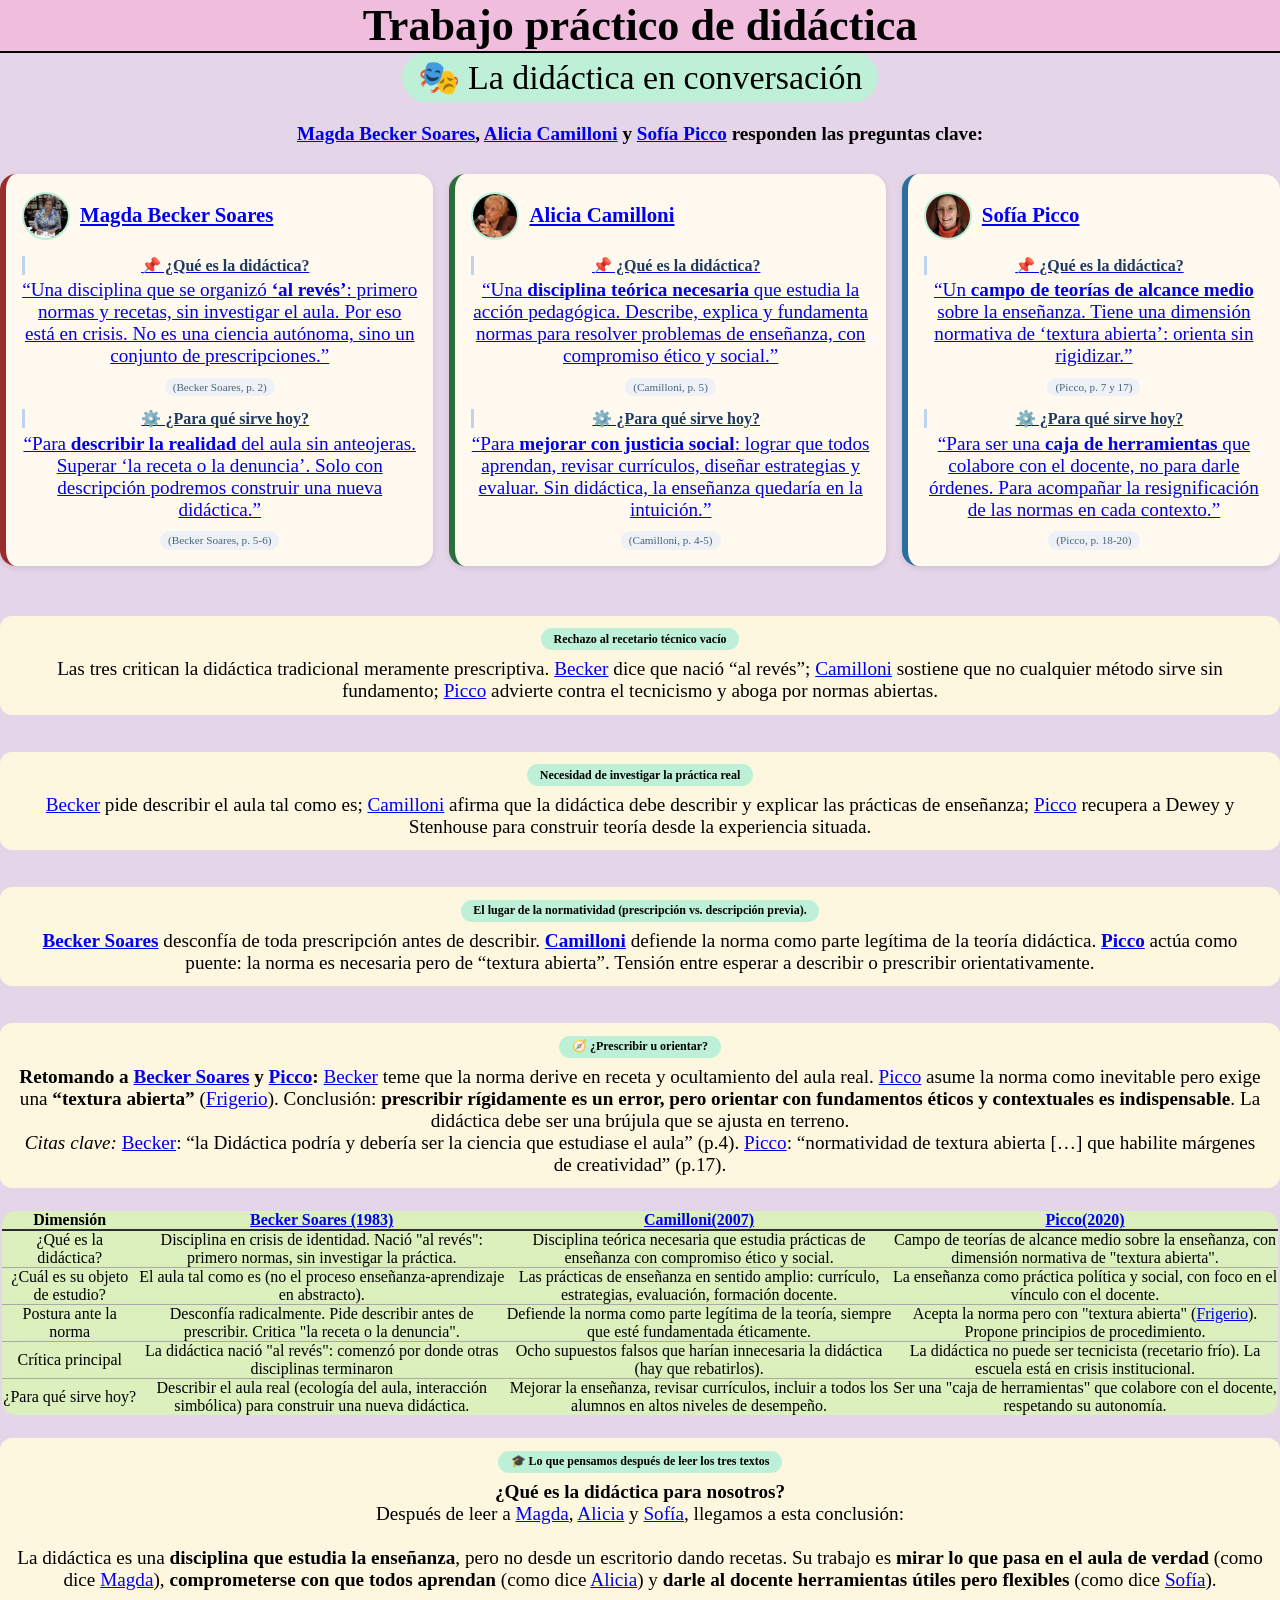
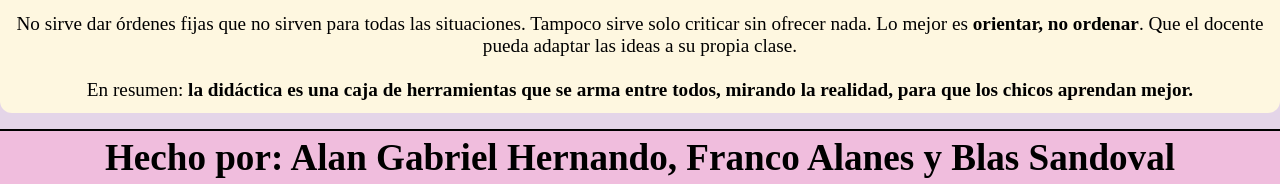
<file: index.html>
<!DOCTYPE html>
<html lang="en">

<head>
  <meta charset="UTF-8">
  <meta name="viewport" content="width=device-width, initial-scale=1.0">
  <title>Trabajo práctico de didáctica </title>
  <link rel="stylesheet" href="style.css">
  <link rel="icon" type="image/png" href="icon.png">
</head>

<body>
  <header>
    <h1>Trabajo práctico de didáctica</h1>
  </header>

  <main>
    <!-- ================= NUEVA SECCIÓN: DIÁLOGO GRUPAL ================= -->
    <!-- <div class="dialog-section"> -->
    <div class="dialog-title">🎭 La didáctica en conversación</div>
    <p><strong><a href="https://pt.wikipedia.org/wiki/Magda_Soares" title="Magda Becker Soares" target="_blank">Magda
          Becker Soares</a>,
        <a href="https://es.wikipedia.org/wiki/Alicia_Rosal%C3%ADa_Wigdorovitz_de_Camilloni" target="_blank"
          title="Alicia Rosalía Wigdorovitz de Camilloni">Alicia Camilloni</a>
        y <a href="https://gdc.iflysib.unlp.edu.ar/es-ar/sofia-picco" target="_blank">Sofía Picco</a> responden
        las preguntas clave:</strong></p>

    <!-- Grid con las tres autoras -->

    <div class="dialog-grid">

      <a href="./sum.html#soares" target="_blank">
        <!-- Magda -->
        <div class="author-card magda">
          <div class="author-name">
            <img src="./src/madga.jpg" alt="Magda Becker Soares">
            <span>Magda Becker Soares</span>
          </div>
          <div class="question">📌 ¿Qué es la didáctica?</div>
          <div class="answer">“Una disciplina que se organizó <strong>‘al revés’</strong>: primero normas y recetas,
            sin
            investigar el aula. Por eso está en crisis. No es una ciencia autónoma, sino un conjunto de
            prescripciones.”
          </div>
          <div class="citation">(Becker Soares, p. 2)</div>

          <div class="question">⚙️ ¿Para qué sirve hoy?</div>
          <div class="answer">“Para <strong>describir la realidad</strong> del aula sin anteojeras. Superar ‘la receta
            o
            la denuncia’. Solo con descripción podremos construir una nueva didáctica.”</div>
          <div class="citation">(Becker Soares, p. 5-6)</div>
        </div>
      </a>

      <a href="./sum.html#alicia">
        <!-- Alicia Camilloni -->
        <div class="author-card alicia">
          <div class="author-name">
            <img src="./src/alicia.jpg" alt="Alicia Camilloni">
            <span>
              Alicia Camilloni
            </span>
          </div>
          <div class="question">📌 ¿Qué es la didáctica?</div>
          <div class="answer">“Una <strong>disciplina teórica necesaria</strong> que estudia la acción pedagógica.
            Describe, explica y fundamenta normas para resolver problemas de enseñanza, con compromiso ético y social.”
          </div>
          <div class="citation">(Camilloni, p. 5)</div>

          <div class="question">⚙️ ¿Para qué sirve hoy?</div>
          <div class="answer">“Para <strong>mejorar con justicia social</strong>: lograr que todos aprendan, revisar
            currículos, diseñar estrategias y evaluar. Sin didáctica, la enseñanza quedaría en la intuición.”</div>
          <div class="citation">(Camilloni, p. 4-5)</div>
        </div>
      </a>
      <a href="sum.html#sofia" target="_blank">
        <!-- Sofía Picco -->
        <div class="author-card picco">
          <div class="author-name">
            <img src="./src/sofia.webp" alt="Sofía Picco">
            <span>Sofía Picco</span>
          </div>
          <div class="question">📌 ¿Qué es la didáctica?</div>
          <div class="answer">“Un <strong>campo de teorías de alcance medio</strong> sobre la enseñanza. Tiene una
            dimensión normativa de ‘textura abierta’: orienta sin rigidizar.”</div>
          <div class="citation">(Picco, p. 7 y 17)</div>

          <div class="question">⚙️ ¿Para qué sirve hoy?</div>
          <div class="answer">“Para ser una <strong>caja de herramientas</strong> que colabore con el docente, no para
            darle órdenes. Para acompañar la resignificación de las normas en cada contexto.”</div>
          <div class="citation">(Picco, p. 18-20)</div>
        </div>
    </div>
    </a>
    <!-- Puntos de encuentro -->
    <div class="encuentro">
      <span class="badge"> Rechazo al recetario técnico vacío</span>
      <p>Las tres critican la didáctica tradicional meramente
        prescriptiva. <a href="https://pt.wikipedia.org/wiki/Magda_Soares" title="Magda Becker Soares"
          target="_blank">Becker</a> dice que nació “al revés”; <a
          href="https://es.wikipedia.org/wiki/Alicia_Rosal%C3%ADa_Wigdorovitz_de_Camilloni" target="_blank"
          title="Alicia Rosalía Wigdorovitz de Camilloni"> Camilloni</a> sostiene que no cualquier método sirve sin
        fundamento; <a href="https://gdc.iflysib.unlp.edu.ar/es-ar/sofia-picco" target="_blank">Picco</a> advierte
        contra el tecnicismo y aboga por normas abiertas.</p>
    </div>
    <div class="encuentro">
      <span class="badge">Necesidad de investigar la práctica real</span>
      <p><a href="https://pt.wikipedia.org/wiki/Magda_Soares" title="Magda Becker Soares" target="_blank">Becker</a>
        pide describir el aula tal como es;
        <a href="https://es.wikipedia.org/wiki/Alicia_Rosal%C3%ADa_Wigdorovitz_de_Camilloni" target="_blank"
          title="Alicia Rosalía Wigdorovitz de Camilloni"> Camilloni</a> afirma que la didáctica debe describir y
        explicar las prácticas de enseñanza; <a href="https://gdc.iflysib.unlp.edu.ar/es-ar/sofia-picco"
          target="_blank">Picco</a> recupera a Dewey
        y Stenhouse para construir teoría desde la experiencia situada.
      </p>
    </div>

    <div class="tension">
      <span class="badge">El lugar de la normatividad (prescripción vs. descripción previa).</span>
      <p>
        <strong><a href="https://pt.wikipedia.org/wiki/Magda_Soares" title="Magda Becker Soares" target="_blank">Becker
            Soares</a> </strong> desconfía de toda prescripción antes de describir. <strong><a
            href="https://es.wikipedia.org/wiki/Alicia_Rosal%C3%ADa_Wigdorovitz_de_Camilloni" target="_blank"
            title="Alicia Rosalía Wigdorovitz de Camilloni"> Camilloni</a></strong>
        defiende la norma como parte legítima de la teoría didáctica. <strong><a
            href="https://gdc.iflysib.unlp.edu.ar/es-ar/sofia-picco" target="_blank">Picco</a></strong> actúa como
        puente: la
        norma es necesaria pero de “textura abierta”. Tensión entre esperar a describir o prescribir orientativamente.
      </p>
    </div>

    <!-- Reflexión sobre dimensión normativa -->
    <div class="normativa">
      <span class="badge">🧭 ¿Prescribir u orientar?</span>
      <p><strong>Retomando a <a href="https://pt.wikipedia.org/wiki/Magda_Soares" title="Magda Becker Soares"
            target="_blank">Becker Soares</a> y <a href="https://gdc.iflysib.unlp.edu.ar/es-ar/sofia-picco"
            target="_blank">Picco</a>:</strong> <a href="https://pt.wikipedia.org/wiki/Magda_Soares"
          title="Magda Becker Soares" target="_blank">Becker</a> teme que la norma derive en receta y ocultamiento
        del aula real. <a href="https://gdc.iflysib.unlp.edu.ar/es-ar/sofia-picco" target="_blank">Picco</a> asume la
        norma como inevitable pero exige una <strong>“textura abierta”</strong>
        (<a href="https://es.wikipedia.org/wiki/Graciela_Frigerio" title="Graciela Frigerio"
            target="_blank">Frigerio</a>). Conclusión: <strong>prescribir rígidamente es un error, pero orientar con fundamentos éticos y
          contextuales es indispensable</strong>. La didáctica debe ser una brújula que se ajusta en terreno.</p>
      <p><em>Citas clave:</em> <a href="https://pt.wikipedia.org/wiki/Magda_Soares" title="Magda Becker Soares"
          target="_blank">Becker</a>: “la Didáctica podría y debería ser la ciencia que estudiase el aula” (p.4).
        <a href="https://gdc.iflysib.unlp.edu.ar/es-ar/sofia-picco" target="_blank">Picco</a>: “normatividad de textura
        abierta […] que habilite márgenes de creatividad” (p.17).
      </p>
    </div>


    <table>

      <thead>
        <tr>
          <th>
            Dimensión
          </th>
          <th>
            <a href="https://pt.wikipedia.org/wiki/Magda_Soares" title="Magda Becker Soares" target="_blank">Becker
              Soares (1983)</a>
          </th>
          <th>
            <a href="https://es.wikipedia.org/wiki/Alicia_Rosal%C3%ADa_Wigdorovitz_de_Camilloni" target="_blank"
              title="Alicia Rosalía Wigdorovitz de Camilloni"> Camilloni(2007)</a>
          </th>
          <th>
            <a href="https://gdc.iflysib.unlp.edu.ar/es-ar/sofia-picco" target="_blank">Picco(2020)</a>
          </th>
        </tr>
      </thead>
      <tbody>

        <tr>
          <td>
            ¿Qué es la didáctica?
          </td>
          <td>
            Disciplina en crisis de identidad. Nació "al revés": primero normas, sin investigar la práctica.
          </td>
          <td>
            Disciplina teórica necesaria que estudia prácticas de enseñanza con compromiso ético y social.
          </td>
          <td>
            Campo de teorías de alcance medio sobre la enseñanza, con dimensión normativa de "textura abierta".
          </td>
        </tr>
        <tr>
          <td>
            ¿Cuál es su objeto de estudio?
          </td>
          <td>
            El aula tal como es (no el proceso enseñanza-aprendizaje en abstracto).
          </td>
          <td>
            Las prácticas de enseñanza en sentido amplio: currículo, estrategias, evaluación, formación docente.
          </td>
          <td>
            La enseñanza como práctica política y social, con foco en el vínculo con el docente.
          </td>
        </tr>
        <tr>
          <td>
            Postura ante la norma
          </td>
          <td>
            Desconfía radicalmente. Pide describir antes de prescribir. Critica "la receta o la denuncia".
          </td>
          <td>
            Defiende la norma como parte legítima de la teoría, siempre que esté fundamentada éticamente.
          </td>
          <td>
            Acepta la norma pero con "textura abierta" (<a href="https://es.wikipedia.org/wiki/Graciela_Frigerio" title="Graciela Frigerio"
            target="_blank">Frigerio</a>). Propone principios de procedimiento.
          </td>
        </tr>
        <tr>
          <td>
            Crítica principal
          </td>
          <td>
            La didáctica nació "al revés": comenzó por donde otras disciplinas terminaron
          </td>
          <td>
            Ocho supuestos falsos que harían innecesaria la didáctica (hay que rebatirlos).
          </td>
          <td>
            La didáctica no puede ser tecnicista (recetario frío). La escuela está en crisis institucional.
          </td>
        </tr>
        <tr>
          <td>
            ¿Para qué sirve hoy?
          </td>
          <td>
            Describir el aula real (ecología del aula, interacción simbólica) para construir una nueva didáctica.
          </td>
          <td>
            Mejorar la enseñanza, revisar currículos, incluir a todos los alumnos en altos niveles de desempeño.
          </td>
          <td>
            Ser una "caja de herramientas" que colabore con el docente, respetando su autonomía.
          </td>
        </tr>
      </tbody>
    </table>
    <!-- Cierre propio del grupo -->
    <div class="cierre">
      <span class="badge">🎓 Lo que pensamos después de leer los tres textos</span>
      <p><strong>¿Qué es la didáctica para nosotros?</strong><br>
        Después de leer a <a href="https://pt.wikipedia.org/wiki/Magda_Soares" title="Magda Becker Soares"
          target="_blank">Magda</a>, <a
          href="https://es.wikipedia.org/wiki/Alicia_Rosal%C3%ADa_Wigdorovitz_de_Camilloni" target="_blank"
          title="Alicia Rosalía Wigdorovitz de Camilloni"> Alicia</a> y <a
          href="https://gdc.iflysib.unlp.edu.ar/es-ar/sofia-picco" target="_blank">Sofía</a>, llegamos a esta
        conclusión:<br><br>
        La didáctica es una <strong>disciplina que estudia la enseñanza</strong>, pero no desde un escritorio dando
        recetas. Su trabajo es <strong>mirar lo que pasa en el aula de verdad</strong> (como dice <a href="https://pt.wikipedia.org/wiki/Magda_Soares"
          title="Magda Becker Soares" target="_blank">Magda</a>),
        <strong>comprometerse con que todos aprendan</strong> (como dice <a
          href="https://es.wikipedia.org/wiki/Alicia_Rosal%C3%ADa_Wigdorovitz_de_Camilloni" target="_blank"
          title="Alicia Rosalía Wigdorovitz de Camilloni">Alicia</a>) y <strong>darle al docente
          herramientas útiles pero flexibles</strong> (como dice <a
          href="https://gdc.iflysib.unlp.edu.ar/es-ar/sofia-picco" target="_blank">Sofía</a>).<br><br>
        No sirve dar órdenes fijas que no sirven para todas las situaciones. Tampoco sirve solo criticar sin ofrecer
        nada. Lo mejor es <strong>orientar, no ordenar</strong>. Que el docente pueda adaptar las ideas a su propia
        clase.<br><br>
        En resumen: <strong>la didáctica es una caja de herramientas que se arma entre todos, mirando la realidad,
          para que los chicos aprendan mejor.</strong>
      </p>
    </div>

    <!-- </div> -->
  </main>

<footer>
<h2>Hecho por: Alan Gabriel Hernando, Franco Alanes y  Blas Sandoval</h2>
</footer>
  <script src="logic.js"></script>
</body>

</html>
</file>
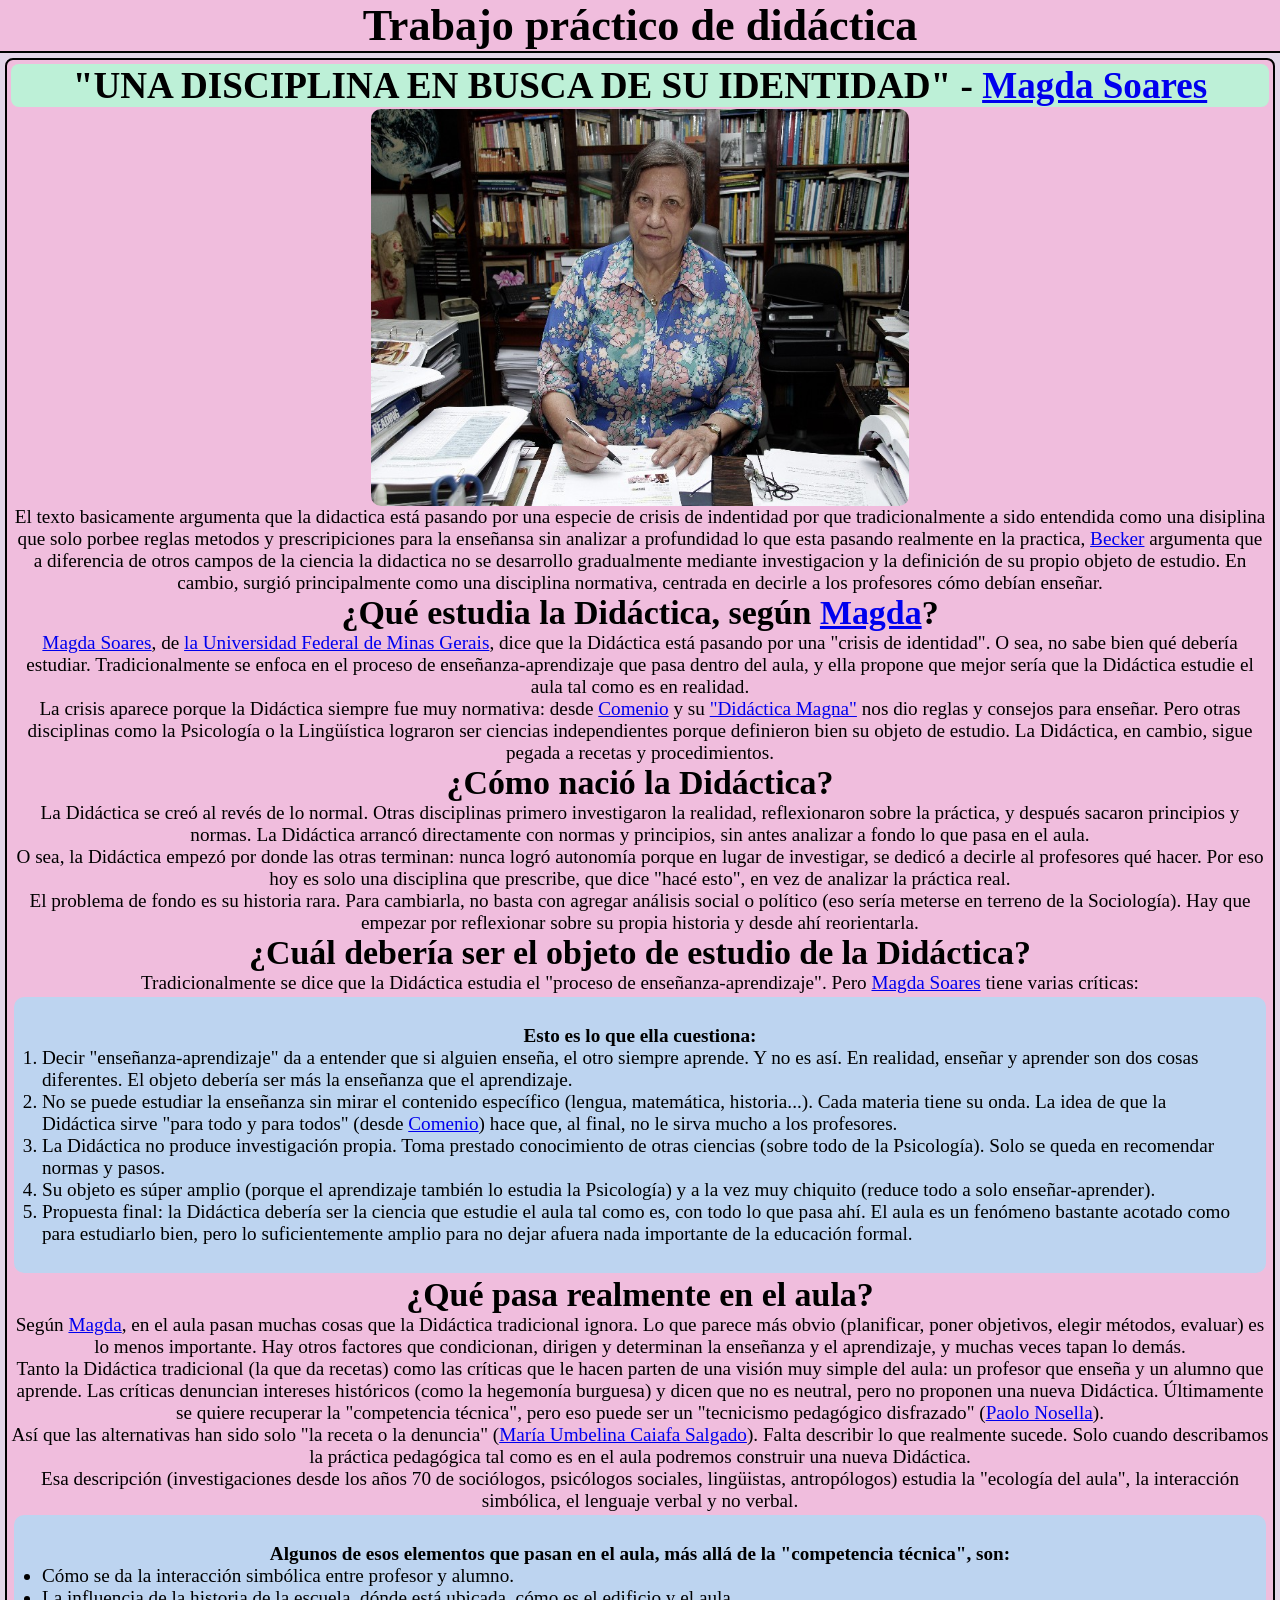
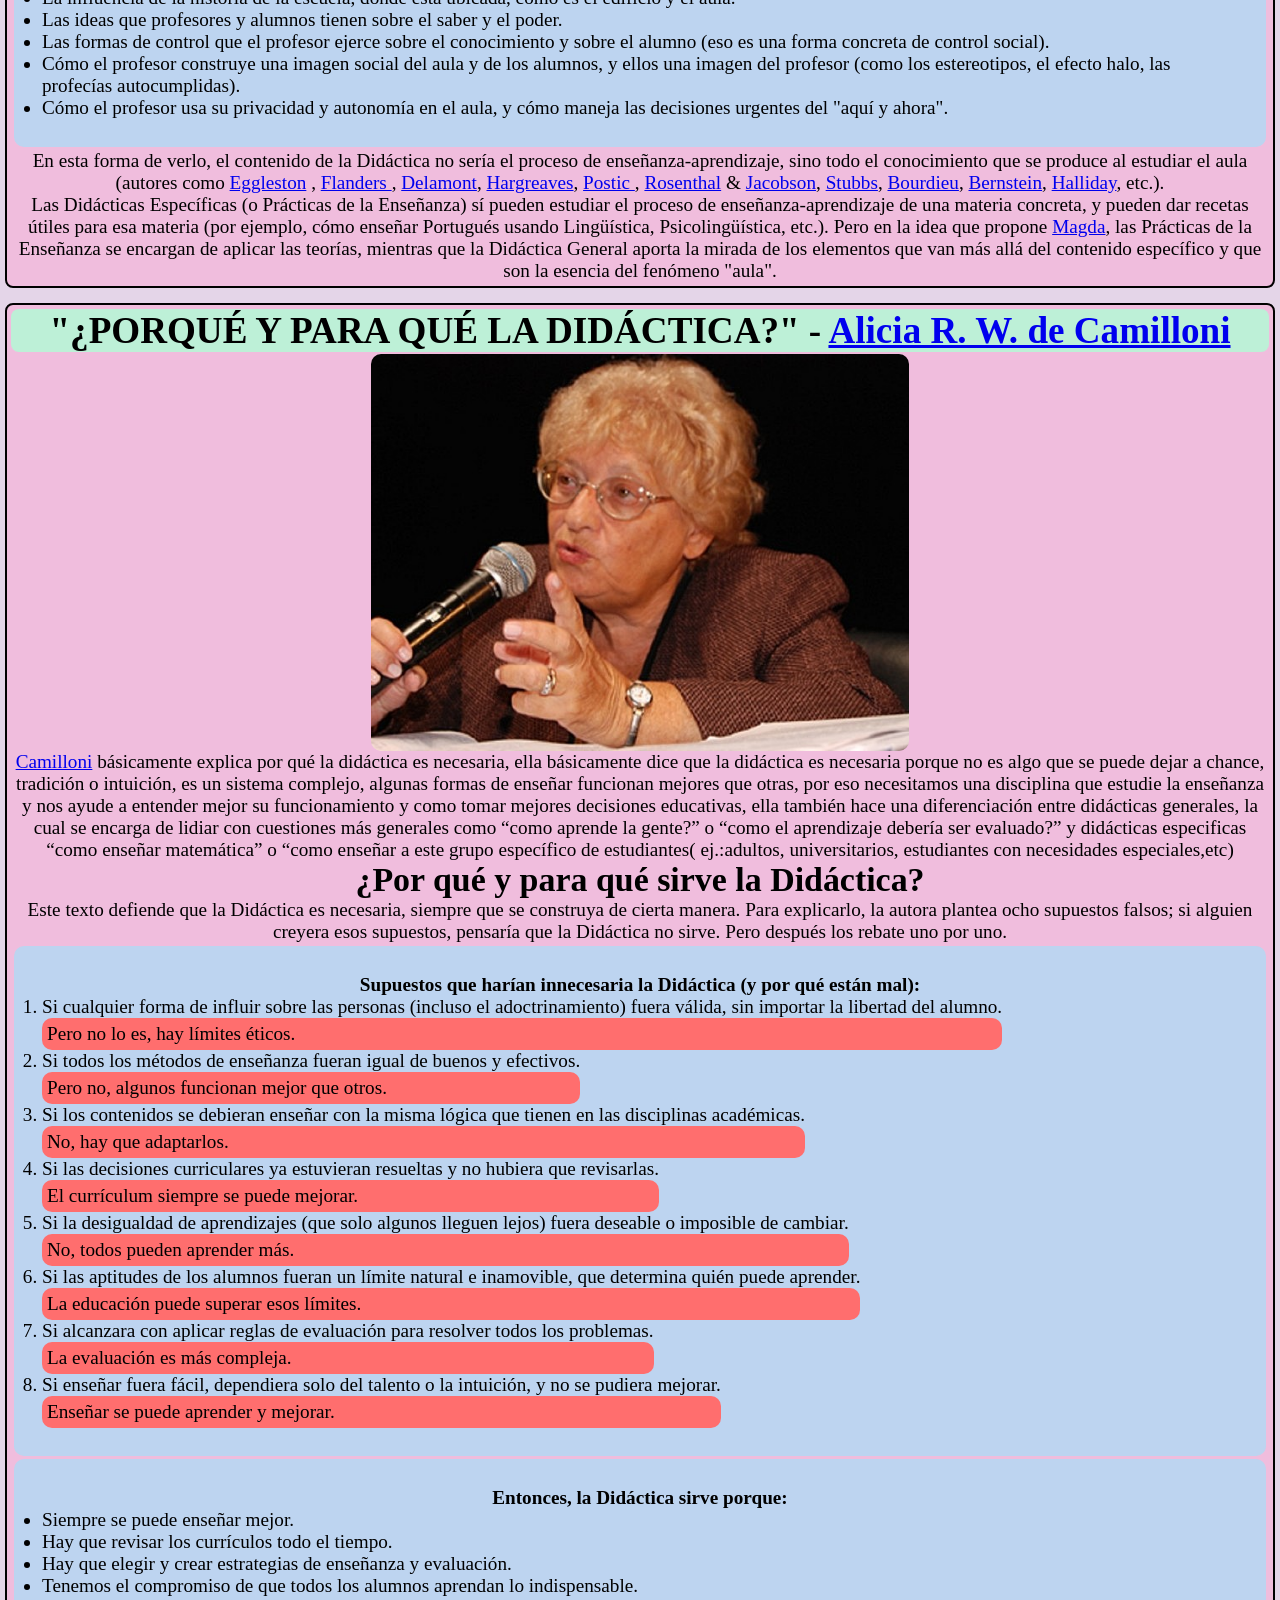
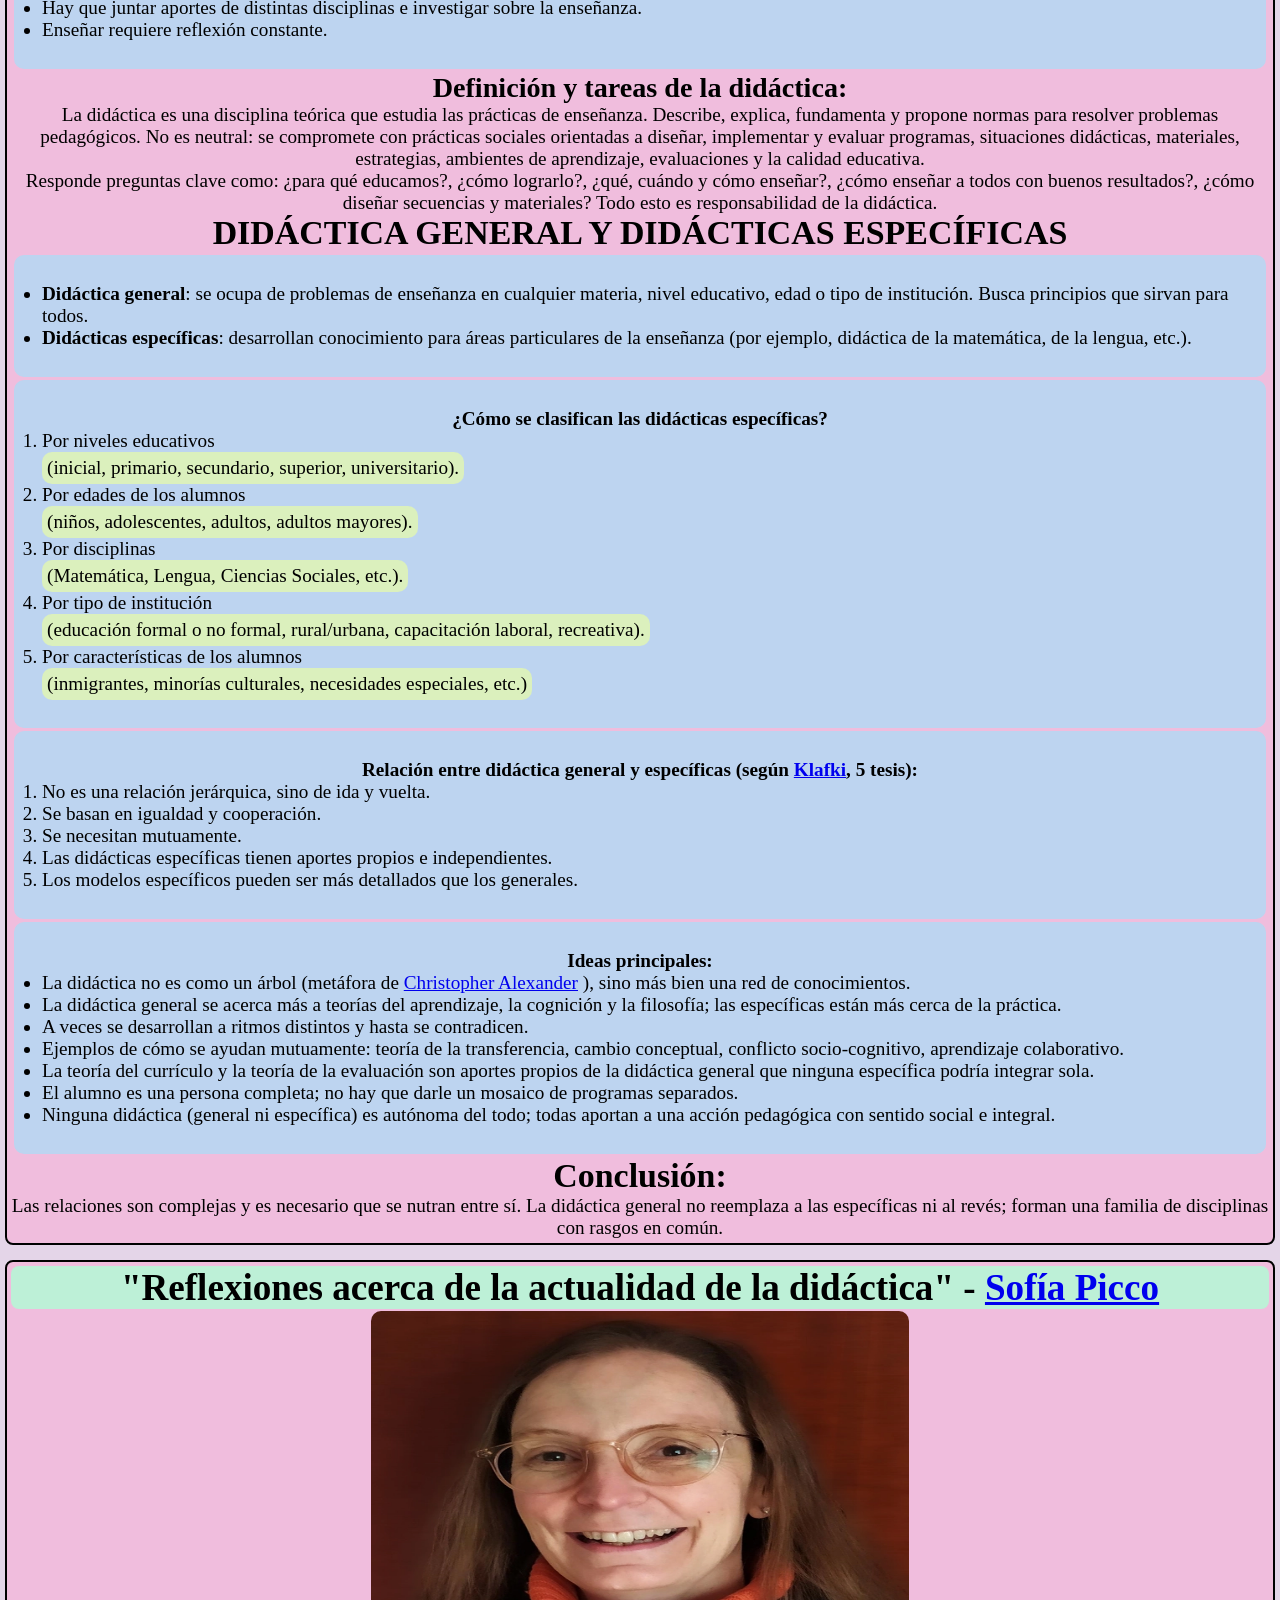
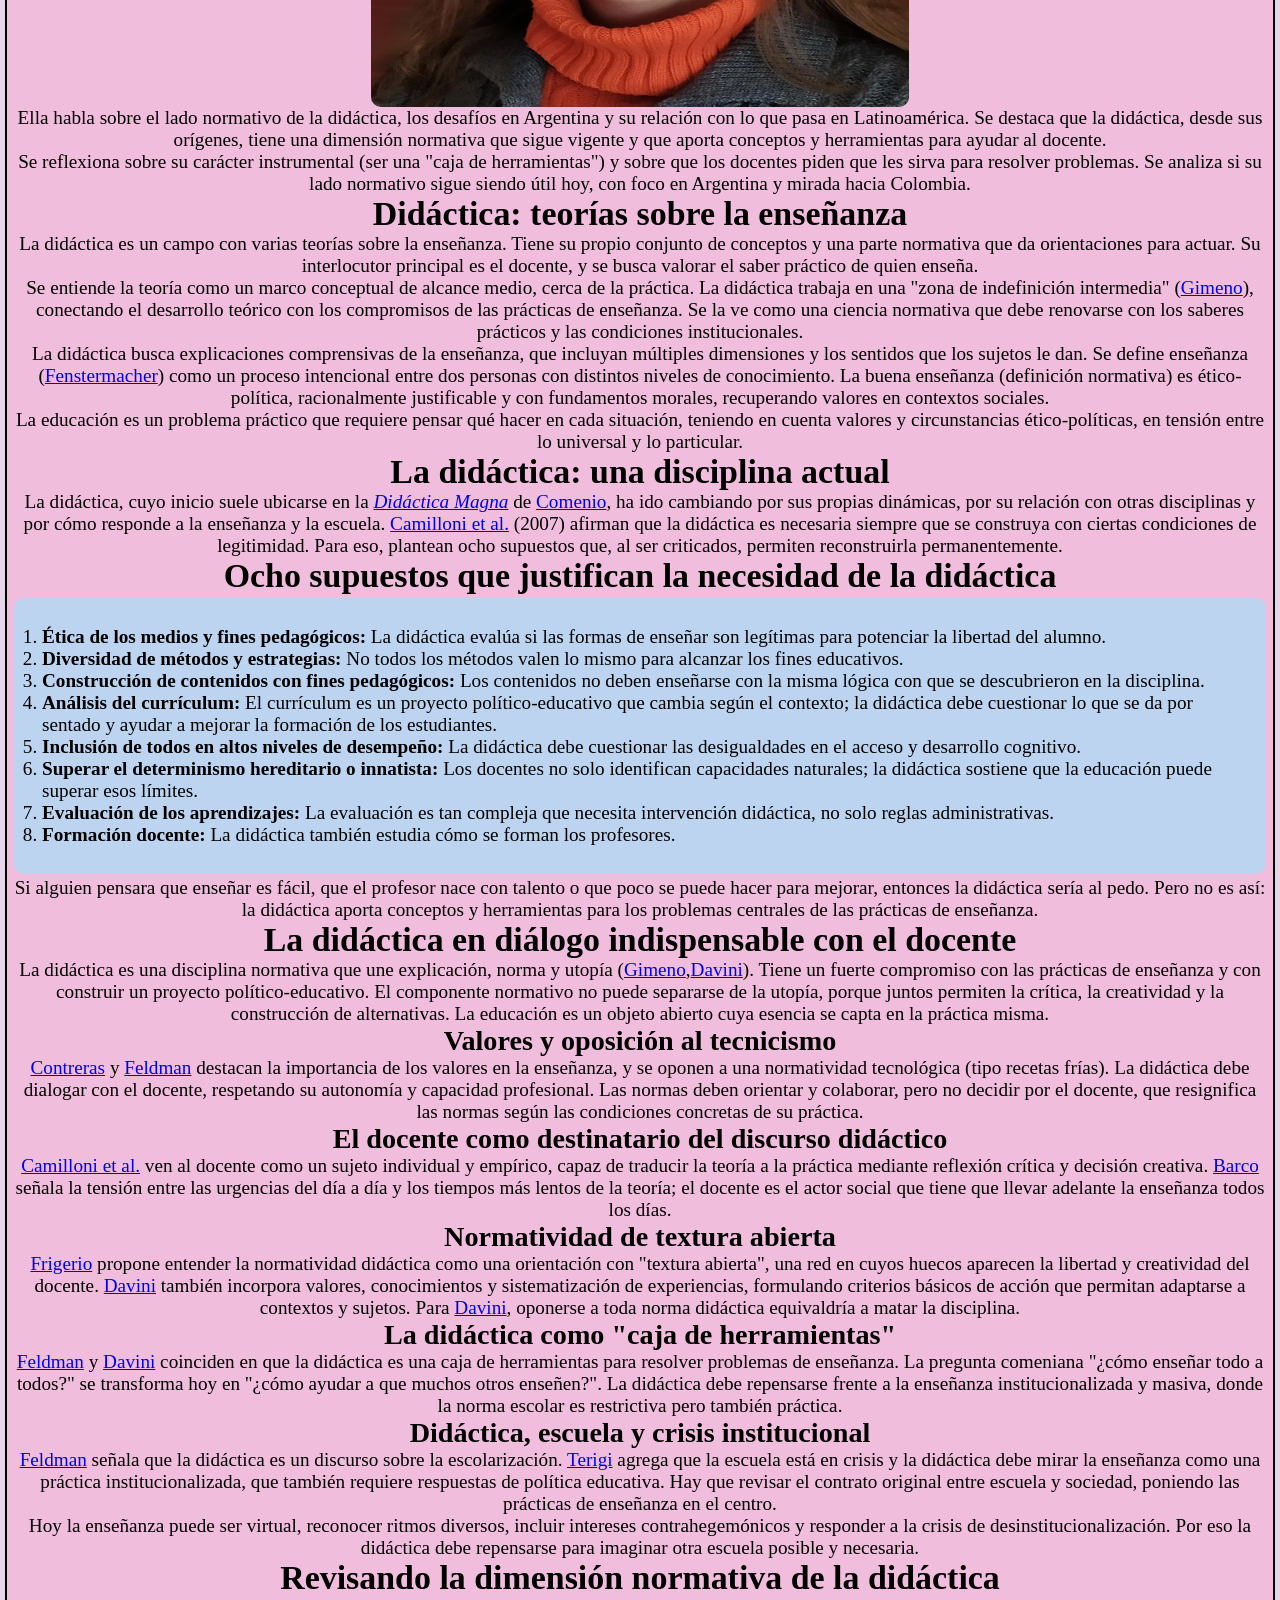
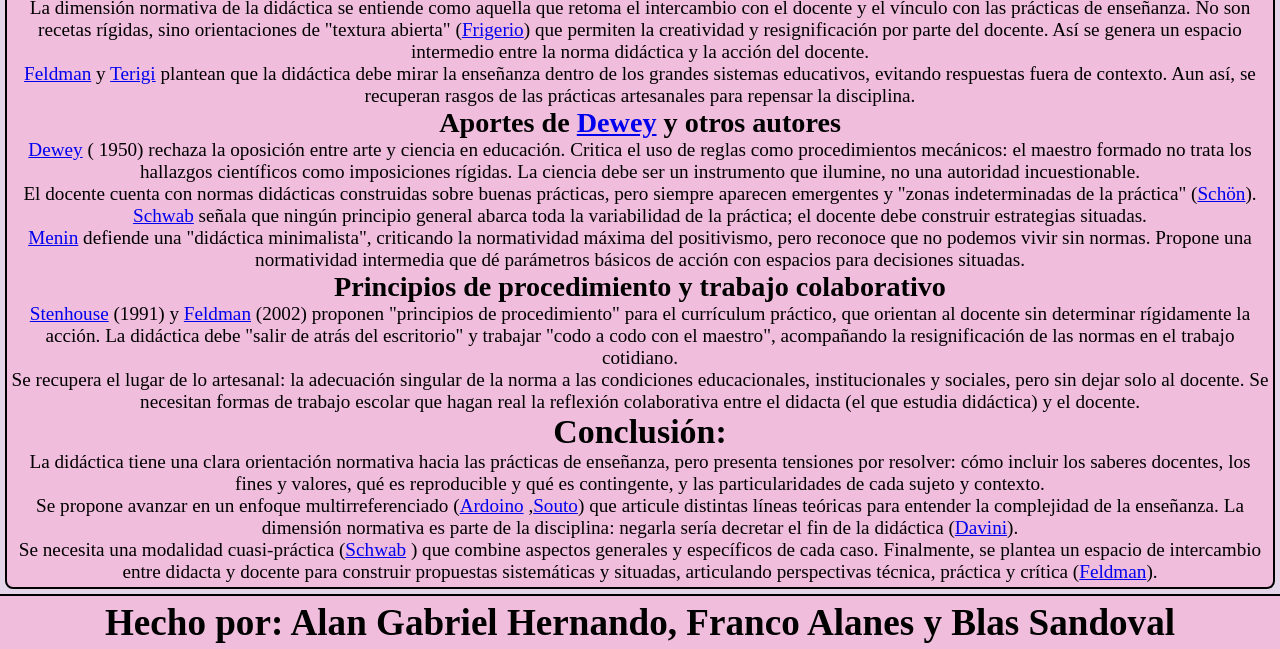
<file: sum.html>
<!DOCTYPE html>
<html lang="en">

<head>
  <meta charset="UTF-8">
  <meta name="viewport" content="width=device-width, initial-scale=1.0">
  <title>Didactica</title>
  <link rel="stylesheet" href="style.css">
  <link rel="icon" type="image/png" href="icon.png">

</head>

<body>
  <header>
    <h1>
      Trabajo práctico de didáctica</h1>
  </header>

  <main>
    <article id="soares">
      <h2 class="title">
        "UNA DISCIPLINA EN BUSCA DE SU IDENTIDAD" - <a href="https://pt.wikipedia.org/wiki/Magda_Soares"
          title="Magda Becker Soares" target="_blank">Magda Soares</a>
      </h2>
      <img src="./src/madga.jpg" alt="Imagen de Magda Soares">

      <section>
        <p>
          El texto basicamente argumenta que la didactica está pasando por una especie de crisis de indentidad por que
          tradicionalmente a sido entendida como una disiplina que solo porbee reglas metodos y prescripiciones para la
          enseñansa sin analizar a profundidad lo que esta pasando realmente en la practica, <a
            href="https://pt.wikipedia.org/wiki/Magda_Soares" title="Magda Becker Soares" target="_blank">Becker</a>
          argumenta que a diferencia de otros campos de la ciencia la didactica no se desarrollo gradualmente mediante
          investigacion y la definición de su propio objeto de estudio. En cambio, surgió principalmente como una
          disciplina normativa, centrada en decirle a los profesores cómo debían enseñar.
        </p>

      </section>
      <section>

        <h3>
          ¿Qué estudia la Didáctica, según
          <a href="https://pt.wikipedia.org/wiki/Magda_Soares" title="Magda Becker Soares" target="_blank">Magda</a>?
        </h3>

        <p>

          <a href="https://pt.wikipedia.org/wiki/Magda_Soares" title="Magda Becker Soares" target="_blank"> Magda
            Soares</a>, de <a href="https://es.wikipedia.org/wiki/Universidad_Federal_de_Minas_Gerais"
            target="_blank">la Universidad Federal de Minas Gerais</a>, dice que la Didáctica está pasando por una
          "crisis de identidad". O sea, no sabe bien qué debería estudiar. Tradicionalmente se enfoca en el proceso de
          enseñanza-aprendizaje que pasa dentro del aula, y ella propone que mejor sería que la Didáctica estudie el
          aula tal como es en realidad.
        </p>

        <p>La crisis aparece porque la Didáctica siempre fue muy normativa: desde <a
            href="https://es.wikipedia.org/wiki/Comenio" target="_blank" title="Juan Amos Comenio">Comenio</a> y su <a
            href="https://en.wikipedia.org/wiki/Great_Didactic" title="Didactica magna(La Gran Didáctica), 1633-1638"
            target="_blank">"Didáctica Magna"</a> nos dio
          reglas y consejos para enseñar. Pero otras disciplinas como la Psicología o la Lingüística lograron ser
          ciencias independientes porque definieron bien su objeto de estudio. La Didáctica, en cambio, sigue pegada a
          recetas y procedimientos.</p>

      </section>

      <section>

        <h3>
          ¿Cómo nació la Didáctica?
        </h3>
        <p>La Didáctica se creó al revés de lo normal. Otras disciplinas primero investigaron la realidad, reflexionaron
          sobre la práctica, y después sacaron principios y normas. La Didáctica arrancó directamente con normas y
          principios, sin antes analizar a fondo lo que pasa en el aula.</p>

        <p>O sea, la Didáctica empezó por donde las otras terminan: nunca logró autonomía porque en lugar de investigar,
          se dedicó a decirle al profesores qué hacer. Por eso hoy es solo una disciplina que prescribe, que dice "hacé
          esto", en vez de analizar la práctica real.</p>

        <p>El problema de fondo es su historia rara. Para cambiarla, no basta con agregar análisis social o político
          (eso sería meterse en terreno de la Sociología). Hay que empezar por reflexionar sobre su propia historia y
          desde ahí reorientarla.</p>
      </section>
      <section>

        <h3>
          ¿Cuál debería ser el objeto de estudio de la Didáctica?
        </h3>
        <p>Tradicionalmente se dice que la Didáctica estudia el "proceso de enseñanza-aprendizaje". Pero
          <a href="https://pt.wikipedia.org/wiki/Magda_Soares" title="Magda Becker Soares" target="_blank">Magda
            Soares</a>
          tiene varias críticas:
        </p>
        <ol>
          <p>Esto es lo que ella cuestiona:</p>
          <li>Decir "enseñanza-aprendizaje" da a entender que si alguien enseña, el otro siempre aprende. Y no es así.
            En realidad, enseñar y aprender son dos cosas diferentes. El objeto debería ser más la enseñanza que el
            aprendizaje.</li>
          <li>No se puede estudiar la enseñanza sin mirar el contenido específico (lengua, matemática, historia...).
            Cada materia tiene su onda. La idea de que la Didáctica sirve "para todo y para todos" (desde <a
              href="https://es.wikipedia.org/wiki/Comenio" target="_blank" title="Juan Amos Comenio">Comenio</a>) hace
            que, al final, no le sirva mucho a los profesores.</li>
          <li>La Didáctica no produce investigación propia. Toma prestado conocimiento de otras ciencias (sobre todo de
            la Psicología). Solo se queda en recomendar normas y pasos.</li>
          <li>Su objeto es súper amplio (porque el aprendizaje también lo estudia la Psicología) y a la vez muy
            chiquito (reduce todo a solo enseñar-aprender).</li>
          <li>Propuesta final: la Didáctica debería ser la ciencia que estudie el aula tal como es, con todo lo que pasa
            ahí. El aula es un fenómeno bastante acotado como para estudiarlo bien, pero lo suficientemente amplio para
            no dejar afuera nada importante de la educación formal.</li>
        </ol>

      </section>
      <section>
        <h3>
          ¿Qué pasa realmente en el aula?
        </h3>
        <p>Según <a href="https://pt.wikipedia.org/wiki/Magda_Soares" title="Magda Becker Soares"
            target="_blank">Magda</a>, en el aula pasan muchas cosas que la Didáctica tradicional ignora. Lo que parece
          más obvio
          (planificar, poner objetivos, elegir métodos, evaluar) es lo menos importante. Hay otros factores que
          condicionan, dirigen y determinan la enseñanza y el aprendizaje, y muchas veces tapan lo demás.</p>

        <p>Tanto la Didáctica tradicional (la que da recetas) como las críticas que le hacen parten de una visión muy
          simple del aula: un profesor que enseña y un alumno que aprende. Las críticas denuncian intereses históricos
          (como la hegemonía burguesa) y dicen que no es neutral, pero no proponen una nueva Didáctica. Últimamente se
          quiere recuperar la "competencia técnica", pero eso puede ser un "tecnicismo pedagógico disfrazado" (<a
            href="https://www.ppge.ufscar.br/pt-br/pessoas/docentes/paolo-nosella" target="_blank"
            title="Paolo Nosella">Paolo Nosella</a>).</p>

        <p>Así que las alternativas han sido solo "la receta o la denuncia" (<a
            href="https://publicacoes.fcc.org.br/cp/article/view/1400" title="María Umbelina Caiafa Salgado"
            target="_blank">María Umbelina Caiafa Salgado</a>). Falta
          describir lo que realmente sucede. Solo cuando describamos la práctica pedagógica tal como es en el aula
          podremos construir una nueva Didáctica.</p>

        <p>Esa descripción (investigaciones desde los años 70 de sociólogos, psicólogos sociales, lingüistas,
          antropólogos) estudia la "ecología del aula", la interacción simbólica, el lenguaje verbal y no verbal. </p>

        <ul>
          <p>Algunos de esos elementos que pasan en el aula, más allá de la "competencia técnica", son:</p>
          <li>Cómo se da la interacción simbólica entre profesor y alumno.</li>
          <li>La influencia de la historia de la escuela, dónde está ubicada, cómo es el edificio y el aula.</li>
          <li>Las ideas que profesores y alumnos tienen sobre el saber y el poder.</li>
          <li>Las formas de control que el profesor ejerce sobre el conocimiento y sobre el alumno (eso es una forma
            concreta de control social).</li>
          <li>Cómo el profesor construye una imagen social del aula y de los alumnos, y ellos una imagen del profesor
            (como los estereotipos, el efecto halo, las profecías autocumplidas).</li>
          <li>Cómo el profesor usa su privacidad y autonomía en el aula, y cómo maneja las decisiones urgentes del "aquí
            y ahora".</li>
        </ul>

        <p>En esta forma de verlo, el contenido de la Didáctica no sería el proceso de enseñanza-aprendizaje, sino todo
          el conocimiento que se produce al estudiar el aula (autores como <a
            href="https://en.wikipedia.org/wiki/John_Eggleston_(professor)" target="_blank"
            title="Samuel John Eggleston">Eggleston</a>
          ,
          <a href="https://casbs.stanford.edu/people/ned-flanders" target="_blank" title="Ned Arthur Flanders">
            Flanders
          </a>, <a href="https://en.wikipedia.org/?curid=53503549" target="_blank" title="Sara Delamont">Delamont</a>,
          <a href="https://dbpedia.org/page/David_Hargreaves_(academic)" target="_blank"
            title="David Hargreaves">Hargreaves</a>,
          <a href="https://shs.cairn.info/la-relation-educative--9782130523352?lang=fr" target="_blank"
            title="Marcel Postic">
            Postic
          </a>, <a href="https://en.wikipedia.org/wiki/Robert_Rosenthal_(psychologist)" target="_blank"
            title="Robert Rosenthal">Rosenthal</a> & <a href="https://en.wikipedia.org/wiki/Lenore_Jacobson"
            target="_blank" title="Lenore F Jacobson">Jacobson</a>,
          <a href="https://pt.wikipedia.org/wiki/Michael_Stubbs" target="_blank" title="Michael Stubbs">Stubbs</a>, <a
            href="https://es.wikipedia.org/wiki/Pierre_Bourdieu" target="_blank" title="Pierre Bourdieu">Bourdieu</a>,
          <a href="https://es.wikipedia.org/wiki/Basil_Bernstein" target="_blank" title="Basil Bernstein">Bernstein</a>,
          <a href="https://es.wikipedia.org/wiki/Michael_Halliday" target="_blank"
            title="Michael Alexander Kirkwood Halliday">Halliday</a>, etc.).
        </p>

        <p>Las Didácticas Específicas (o Prácticas de la Enseñanza) sí pueden estudiar el proceso de
          enseñanza-aprendizaje de una materia concreta, y pueden dar recetas útiles para esa materia (por ejemplo, cómo
          enseñar Portugués usando Lingüística, Psicolingüística, etc.). Pero en la idea que propone <a
            href="https://pt.wikipedia.org/wiki/Magda_Soares" title="Magda Becker Soares" target="_blank">Magda</a>, las
          Prácticas de la Enseñanza se encargan de aplicar las teorías, mientras que la Didáctica General aporta la
          mirada de los elementos que van más allá del contenido específico y que son la esencia del fenómeno "aula".
        </p>
      </section>

    </article>
    <article id="alicia">

      <h2 class="title">"¿PORQUÉ Y PARA QUÉ LA DIDÁCTICA?" - <a
          href="https://es.wikipedia.org/wiki/Alicia_Rosal%C3%ADa_Wigdorovitz_de_Camilloni" target="_blank"
          title="Alicia Rosalía Wigdorovitz de Camilloni">Alicia R. W.
          de Camilloni</a></h2>
      <img src="./src/alicia.jpg" alt="Imagen de Alicia Rosalía Wigdorovitz de Camilloni">

      <section>
        <p>
          <a href="https://es.wikipedia.org/wiki/Alicia_Rosal%C3%ADa_Wigdorovitz_de_Camilloni" target="_blank"
            title="Alicia Rosalía Wigdorovitz de Camilloni">Camilloni</a> básicamente explica por qué la didáctica es
          necesaria, ella básicamente dice que la didáctica es
          necesaria porque no es algo que se puede dejar a chance, tradición o intuición, es un sistema complejo,
          algunas formas de enseñar funcionan mejores que otras, por eso necesitamos una disciplina que estudie la
          enseñanza y nos ayude a entender mejor su funcionamiento y como tomar mejores decisiones educativas, ella
          también hace una diferenciación entre didácticas generales, la cual se encarga de lidiar con cuestiones más
          generales como “como aprende la gente?” o “como el aprendizaje debería ser evaluado?” y didácticas especificas
          “como enseñar matemática” o “como enseñar a este grupo específico de estudiantes( ej.:adultos, universitarios,
          estudiantes con necesidades especiales,etc)
        </p>
      </section>
      <section>
        <h3>¿Por qué y para qué sirve la Didáctica?</h3>
        <p>
          Este texto defiende que la Didáctica es necesaria, siempre que se construya de cierta manera. Para explicarlo,
          la autora plantea ocho supuestos falsos; si alguien creyera esos supuestos, pensaría que la Didáctica no
          sirve.
          Pero después los rebate uno por uno.
        </p>
        <ol>
          <p>Supuestos que harían innecesaria la Didáctica (y por qué están mal):</p>
          <li>Si cualquier forma de influir sobre las personas (incluso el adoctrinamiento) fuera válida, sin importar
            la libertad del alumno.
            <p class="warning"> Pero no lo es, hay límites éticos.</p>
          </li>
          <li>Si todos los métodos de enseñanza fueran igual de buenos y efectivos.
            <p class="warning">Pero no, algunos funcionan mejor que otros.</p>
          </li>
          <li>Si los contenidos se debieran enseñar con la misma lógica que tienen en las disciplinas académicas.
            <p class="warning">No, hay que adaptarlos.</p>
          </li>
          <li>Si las decisiones curriculares ya estuvieran resueltas y no hubiera que revisarlas.
            <p class="warning">El currículum siempre se puede mejorar.</p>
          </li>
          <li>Si la desigualdad de aprendizajes (que solo algunos lleguen lejos) fuera deseable o imposible de cambiar.
            <p class="warning">No, todos pueden aprender más.</p>
          </li>
          <li>Si las aptitudes de los alumnos fueran un límite natural e inamovible, que determina quién puede aprender.
            <p class="warning">La educación puede superar esos límites.</p>
          </li>
          <li>Si alcanzara con aplicar reglas de evaluación para resolver todos los problemas.
            <p class="warning">La evaluación es más compleja.</p>
          </li>
          <li>Si enseñar fuera fácil, dependiera solo del talento o la intuición, y no se pudiera mejorar.
            <p class="warning">Enseñar se puede aprender y mejorar.</p>
          </li>
        </ol>

        <ul>
          <p>
            Entonces, la Didáctica sirve porque:
          </p>
          <li>Siempre se puede enseñar mejor.</li>
          <li>Hay que revisar los currículos todo el tiempo.</li>
          <li>Hay que elegir y crear estrategias de enseñanza y evaluación.</li>
          <li>Tenemos el compromiso de que todos los alumnos aprendan lo indispensable.</li>
          <li>Hay que juntar aportes de distintas disciplinas e investigar sobre la enseñanza.</li>
          <li>Enseñar requiere reflexión constante.</li>
        </ul>

        <h4>
          Definición y tareas de la didáctica:
        </h4>
        <p>
          La didáctica es una disciplina teórica que estudia las prácticas de enseñanza. Describe, explica, fundamenta y
          propone normas para resolver problemas pedagógicos. No es neutral: se compromete con prácticas sociales
          orientadas a diseñar, implementar y evaluar programas, situaciones didácticas, materiales, estrategias,
          ambientes de aprendizaje, evaluaciones y la calidad educativa.
        </p>
        <p>
          Responde preguntas clave como: ¿para qué educamos?, ¿cómo lograrlo?, ¿qué, cuándo y cómo enseñar?, ¿cómo
          enseñar a todos con buenos resultados?, ¿cómo diseñar secuencias y materiales? Todo esto es responsabilidad de
          la didáctica.
        </p>
      </section>
      <section>
        <h3>
          DIDÁCTICA GENERAL Y DIDÁCTICAS ESPECÍFICAS
        </h3>
        <ul>

          <li>
            <strong>Didáctica general</strong>: se ocupa de problemas de enseñanza en cualquier materia, nivel
            educativo, edad o tipo de
            institución. Busca principios que sirvan para todos.
          </li>
          <li><strong>Didácticas específicas</strong>: desarrollan conocimiento para áreas particulares de la enseñanza
            (por ejemplo,
            didáctica de la matemática, de la lengua, etc.).
          </li>
        </ul>
        <ol>
          <p>
            ¿Cómo se clasifican las didácticas específicas?
          </p>
          <li>Por niveles educativos
            <p class="example">
              (inicial, primario, secundario, superior, universitario).
            </p>
          </li>
          <li>Por edades de los alumnos
            <p class="example">
              (niños, adolescentes, adultos, adultos mayores).
            </p>
          </li>
          <li>Por disciplinas
            <p class="example">
              (Matemática, Lengua, Ciencias Sociales, etc.).
            </p>
          </li>
          <li>Por tipo de institución
            <p class="example">
              (educación formal o no formal, rural/urbana, capacitación laboral, recreativa).</p>
          </li>
          <li>Por características de los alumnos
            <p class="example">(inmigrantes, minorías culturales, necesidades especiales, etc.)</p>
          </li>
        </ol>
        <ol>
          <p>
            Relación entre didáctica general y específicas (según <a
              href="https://de.wikipedia.org/wiki/Wolfgang_Klafki" target="_blank" title="Wolfgang Klafki">Klafki</a>, 5
            tesis):
          </p>
          <li>No es una relación jerárquica, sino de ida y vuelta.</li>
          <li>Se basan en igualdad y cooperación.</li>
          <li>Se necesitan mutuamente.</li>
          <li>Las didácticas específicas tienen aportes propios e independientes.</li>
          <li>Los modelos específicos pueden ser más detallados que los generales.</li>
        </ol>
        <ul>

          <p>Ideas principales:</p>
          <li>La didáctica no es como un árbol (metáfora de <a
              href="https://es.wikipedia.org/wiki/Christopher_Alexander" target="_blank"
              title="Christopher Alexander">Christopher Alexander</a> ), sino más bien una red de
            conocimientos.</li>
          <li>La didáctica general se acerca más a teorías del aprendizaje, la cognición y la filosofía; las específicas
            están más cerca de la práctica.</li>
          <li>A veces se desarrollan a ritmos distintos y hasta se contradicen.</li>
          <li>Ejemplos de cómo se ayudan mutuamente: <span title="(Thorndike, cognición situada)">teoría de la
              transferencia</span>, cambio conceptual, conflicto socio-cognitivo, aprendizaje colaborativo.</li>
          <li>La teoría del currículo y la teoría de la evaluación son aportes propios de la didáctica general que
            ninguna específica podría integrar sola.</li>
          <li>El alumno es una persona completa; no hay que darle un mosaico de programas separados.</li>
          <li>Ninguna didáctica (general ni específica) es autónoma del todo; todas aportan a una acción pedagógica con
            sentido social e integral.</li>
        </ul>
        <h3>Conclusión:</h3>
        <p>
          Las relaciones son complejas y es necesario que se nutran entre sí. La didáctica general no
          reemplaza a las específicas ni al revés; forman una familia de disciplinas con rasgos en común.
        </p>
      </section>
    </article>
    <article id="sofia">
      <h2 class="title">
        "Reflexiones acerca de la actualidad de la didáctica" - <a
          href="https://gdc.iflysib.unlp.edu.ar/es-ar/sofia-picco" target="_blank">Sofía Picco</a>
      </h2>
      <img src="./src/sofia.webp" alt="Imagen de Sofia Picco">
      <section>
        <p>Ella habla sobre el lado normativo de la didáctica, los
          desafíos en Argentina y su relación con lo que pasa en Latinoamérica. Se destaca que la didáctica, desde sus
          orígenes, tiene una dimensión normativa que sigue vigente y que aporta conceptos y herramientas para ayudar al
          docente.</p>
        <p>Se reflexiona sobre su
          carácter instrumental (ser una "caja de herramientas") y sobre que los docentes piden que les sirva para
          resolver problemas. Se analiza si su lado normativo sigue siendo útil hoy, con foco en Argentina y mirada
          hacia Colombia.</p>
        <h3>Didáctica: teorías sobre la enseñanza</h3>
        <p>La didáctica es un campo con varias teorías sobre la enseñanza. Tiene su propio conjunto de conceptos y una
          parte normativa que da orientaciones para actuar. Su interlocutor principal es el docente, y se busca valorar
          el saber práctico de quien enseña.</p>
        <p>Se entiende la teoría como un marco conceptual de alcance medio, cerca de la práctica. La didáctica trabaja
          en una "zona de indefinición intermedia" (<a
            href="https://cie.uprrp.edu/nosotros/profesores-invitados/jose-gimeno-sacristan/"
            title="José Gimeno Sacristán" target="_blank">Gimeno</a>), conectando el desarrollo teórico con los
          compromisos de las
          prácticas de enseñanza. Se la ve como una ciencia normativa que debe renovarse con los
          saberes prácticos y las condiciones institucionales.</p>
        <p>La didáctica busca explicaciones comprensivas de la enseñanza, que incluyan múltiples dimensiones y los
          sentidos que los sujetos le dan. Se define enseñanza (<a
            href="https://public.websites.umich.edu/~gfenster/bioprof.html" title="Gary D. Fenstermacher"
            target="_blank">Fenstermacher</a>) como un proceso intencional entre dos
          personas con distintos niveles de conocimiento. La buena enseñanza (definición normativa) es ético-política,
          racionalmente justificable y con fundamentos morales, recuperando valores en contextos sociales.</p>
        <p>La educación es un problema práctico que requiere pensar qué hacer en cada situación, teniendo en cuenta
          valores y circunstancias ético-políticas, en tensión entre lo universal y lo particular.</p>
      </section>
      <section>
        <h3>La didáctica: una disciplina actual</h3>
        <p>La didáctica, cuyo inicio suele ubicarse en la <em><a href="https://en.wikipedia.org/wiki/Great_Didactic"
              title="Didactica magna(La Gran Didáctica), 1633-1638" target="_blank">Didáctica Magna</a></em> de <a
            href="https://es.wikipedia.org/wiki/Comenio" target="_blank" title="Juan Amos Comenio">Comenio</a>, ha ido
          cambiando
          por sus propias dinámicas, por su relación con otras disciplinas y por cómo responde a la enseñanza y la
          escuela.
          <a title="Alicia Rosalía Wigdorovitz de Camilloni - El saber didáctico"
            href="https://drive.google.com/file/d/0BxJOUWL9B4iZSTNJYXRPZldBRjA/view?resourcekey=0-5UvatM8PZO6ItK4mISZExQ"
            target="_blank">Camilloni
            et al.</a> (2007) afirman que la didáctica es
          necesaria siempre que se construya con ciertas
          condiciones de legitimidad. Para eso, plantean ocho supuestos que, al ser criticados, permiten reconstruirla
          permanentemente.
        </p>

      </section>
      <section>
        <h3>Ocho supuestos que justifican la necesidad de la didáctica</h3>
        <ol>
          <li><strong>Ética de los medios y fines pedagógicos:</strong> La didáctica evalúa si las formas de enseñar son
            legítimas para potenciar la libertad del alumno.</li>
          <li><strong>Diversidad de métodos y estrategias:</strong> No todos los métodos valen lo mismo para alcanzar
            los fines educativos.</li>
          <li><strong>Construcción de contenidos con fines pedagógicos:</strong> Los contenidos no deben enseñarse con
            la misma lógica con que se descubrieron en la disciplina.</li>
          <li><strong>Análisis del currículum:</strong> El currículum es un proyecto político-educativo que cambia según
            el contexto; la didáctica debe cuestionar lo que se da por sentado y ayudar a mejorar la formación de los
            estudiantes.</li>
          <li><strong>Inclusión de todos en altos niveles de desempeño:</strong> La didáctica debe cuestionar las
            desigualdades en el acceso y desarrollo cognitivo.</li>
          <li><strong>Superar el determinismo hereditario o innatista:</strong> Los docentes no solo identifican
            capacidades naturales; la didáctica sostiene que la educación puede superar esos límites.</li>
          <li><strong>Evaluación de los aprendizajes:</strong> La evaluación es tan compleja que necesita intervención
            didáctica, no solo reglas administrativas.</li>
          <li><strong>Formación docente:</strong> La didáctica también estudia cómo se forman los profesores.</li>
        </ol>
        <p>Si alguien pensara que enseñar es fácil, que el profesor nace con talento o que poco se puede hacer para
          mejorar, entonces la didáctica sería al pedo. Pero no es así: la didáctica aporta conceptos y herramientas
          para los problemas centrales de las prácticas de enseñanza.</p>

      </section>
      <section>
        <h3>La didáctica en diálogo
          indispensable con el docente</h3>
        <p>La didáctica es una disciplina normativa que une explicación, norma y utopía (<a
            href="https://cie.uprrp.edu/nosotros/profesores-invitados/jose-gimeno-sacristan/"
            title="José Gimeno Sacristán" target="_blank">Gimeno</a>,<a
            href="https://es.wikipedia.org/wiki/Mar%C3%ADa_Cristina_Davini" title="María Cristina Davini"
            target="_blank">Davini</a>).
          Tiene un
          fuerte compromiso con las prácticas de enseñanza y con construir un proyecto político-educativo. El componente
          normativo no puede separarse de la utopía, porque juntos permiten la crítica, la creatividad y la construcción
          de alternativas. La educación es un objeto abierto cuya esencia se capta en la práctica misma.</p>
        <h4>Valores y oposición al tecnicismo</h4>
        <p><a title="José Contreras Domingo"
            href="https://www.scribd.com/document/369140237/Jose-Contreras-Domingo-Rastreo-biografico">Contreras</a> y
          <a href="https://flacso.org.ar/docentes/feldman-daniel/" title="Daniel Feldman" target="_blank">Feldman</a>
          destacan la importancia de los valores en la enseñanza, y se oponen a una normatividad
          tecnológica (tipo recetas frías). La didáctica debe dialogar con el docente, respetando su autonomía y
          capacidad profesional. Las normas deben orientar y colaborar, pero no decidir por el docente, que resignifica
          las normas según las condiciones concretas de su práctica.
        </p>
        <h4>El docente como destinatario del discurso didáctico</h4>
        <p>

          <a title="Alicia Rosalía Wigdorovitz de Camilloni - El saber didáctico"
            href="https://drive.google.com/file/d/0BxJOUWL9B4iZSTNJYXRPZldBRjA/view?resourcekey=0-5UvatM8PZO6ItK4mISZExQ"
            target="_blank">Camilloni
            et al.</a> ven al docente como un sujeto individual y empírico, capaz de traducir la teoría a la
          práctica mediante reflexión crítica y decisión creativa. <a
            href="https://www.fundacionkonex.org/b2773-susana-barco-de-surghi" title="Susana Barco De Surghi"
            target="_blank">Barco</a> señala la tensión entre las urgencias del día a
          día y los tiempos más lentos de la teoría; el docente es el actor social que tiene que llevar adelante la
          enseñanza todos los días.
        </p>
        <h4>Normatividad de textura abierta</h4>
        <p><a href="https://es.wikipedia.org/wiki/Graciela_Frigerio" title="Graciela Frigerio"
            target="_blank">Frigerio</a> propone entender la normatividad didáctica como una orientación con "textura
          abierta", una red en
          cuyos huecos aparecen la libertad y creatividad del docente. <a
            href="https://es.wikipedia.org/wiki/Mar%C3%ADa_Cristina_Davini" title="María Cristina Davini"
            target="_blank">Davini</a> también incorpora valores, conocimientos y
          sistematización de experiencias, formulando criterios básicos de acción que permitan adaptarse a contextos y
          sujetos. Para <a href="https://es.wikipedia.org/wiki/Mar%C3%ADa_Cristina_Davini" title="María Cristina Davini"
            target="_blank">Davini</a>, oponerse a toda norma didáctica equivaldría a matar la disciplina.</p>
        <h4>La didáctica como "caja de herramientas"</h4>
        <p><a href="https://flacso.org.ar/docentes/feldman-daniel/" title="Daniel Feldman" target="_blank">Feldman</a> y
          <a href="https://es.wikipedia.org/wiki/Mar%C3%ADa_Cristina_Davini" title="María Cristina Davini"
            target="_blank">Davini</a> coinciden en que la didáctica es una caja de herramientas para resolver problemas
          de
          enseñanza. La pregunta comeniana "¿cómo enseñar todo a todos?" se transforma hoy en "¿cómo ayudar a que muchos
          otros enseñen?". La didáctica debe repensarse frente a la enseñanza institucionalizada y masiva, donde la
          norma escolar es restrictiva pero también práctica.
        </p>
        <h4>Didáctica, escuela y crisis institucional</h4>
        <p><a href="https://flacso.org.ar/docentes/feldman-daniel/" title="Daniel Feldman" target="_blank">Feldman</a>
          señala que la didáctica es un discurso sobre la escolarización. <a
            href="https://es.wikipedia.org/wiki/Flavia_Terigi" target="_blank" title="Flavia Zulema Terigi">Terigi</a>
          agrega que la escuela está en
          crisis y la didáctica debe mirar la enseñanza como una práctica institucionalizada, que también requiere
          respuestas de política educativa. Hay que revisar el contrato original entre escuela y sociedad, poniendo las
          prácticas de enseñanza en el centro.</p>
        <p>Hoy la enseñanza puede ser virtual, reconocer ritmos diversos, incluir intereses contrahegemónicos y
          responder a la crisis de desinstitucionalización. Por eso la didáctica debe repensarse para imaginar otra
          escuela posible y necesaria.</p>
      </section>
      <section>
        <h3>Revisando la dimensión normativa de la didáctica</h3>
        <p>La dimensión normativa de la didáctica se entiende como aquella que retoma el intercambio con el docente y el
          vínculo con las prácticas de enseñanza. No son recetas rígidas, sino orientaciones de "textura abierta"
          (<a href="https://es.wikipedia.org/wiki/Graciela_Frigerio" title="Graciela Frigerio"
            target="_blank">Frigerio</a>) que permiten la creatividad y resignificación por parte del docente. Así se
          genera un espacio
          intermedio entre la norma didáctica y la acción del docente.</p>
        <p><a href="https://flacso.org.ar/docentes/feldman-daniel/" title="Daniel Feldman" target="_blank">Feldman</a> y
          <a href="https://es.wikipedia.org/wiki/Flavia_Terigi" target="_blank" title="Flavia Zulema Terigi">Terigi</a>
          plantean que la didáctica debe mirar la enseñanza dentro de los grandes sistemas educativos,
          evitando respuestas fuera de contexto. Aun así, se recuperan rasgos de las prácticas artesanales para repensar
          la disciplina.
        </p>
        <h4>Aportes de <a href="https://es.wikipedia.org/wiki/John_Dewey" title="John Dewey" target="_blank">Dewey</a> y
          otros autores</h4>
        <p><a href="https://es.wikipedia.org/wiki/John_Dewey" title="John Dewey" target="_blank">Dewey</a> ( <span
            title="Logic: The Theory of Inquiry (1938)">1950</span>) rechaza la oposición entre arte y ciencia en
          educación. Critica el uso de reglas como
          procedimientos mecánicos: el maestro formado no trata los hallazgos científicos como imposiciones rígidas. La
          ciencia debe ser un instrumento que ilumine, no una autoridad incuestionable.</p>
        <p>El docente cuenta con normas didácticas construidas sobre buenas prácticas, pero siempre aparecen emergentes
          y "zonas indeterminadas de la práctica" (<a href="https://en.wikipedia.org/wiki/Donald_Sch%C3%B6n"
            title="Donald Alan Schön" target="_blank">Schön</a>). <a
            href="https://education.stateuniversity.com/pages/2401/Schwab-Joseph-1909-1988.html" target="_blank"
            title="Joseph Jackson Schwab">Schwab</a> señala que ningún principio general abarca toda
          la
          variabilidad de la práctica; el docente debe construir estrategias situadas.</p>
        <p><a href="https://minoydavila.com.ar/ovide-menin/" target="_blank" title="Ovide Menin">Menin</a>
          defiende una "didáctica minimalista", criticando la normatividad máxima del positivismo, pero reconoce
          que no podemos vivir sin normas. Propone una normatividad intermedia que dé parámetros básicos de acción con
          espacios para decisiones situadas.</p>

        <h4>Principios de procedimiento y trabajo colaborativo</h4>
        <p>
          <a href="https://es.wikipedia.org/wiki/Lawrence_Stenhouse" title="Lawrence Stenhouse"
            target="_blank">Stenhouse</a>
          (1991) y <a href="https://flacso.org.ar/docentes/feldman-daniel/" title="Daniel Feldman"
            target="_blank">Feldman</a> (2002) proponen "principios de procedimiento" para el currículum práctico, que
          orientan al docente sin determinar rígidamente la acción. La didáctica debe "salir de atrás del escritorio" y
          trabajar "codo a codo con el maestro", acompañando la resignificación de las normas en el trabajo cotidiano.
        </p>
        <p>Se recupera el lugar de lo artesanal: la adecuación singular de la norma a las condiciones educacionales,
          institucionales y sociales, pero sin dejar solo al docente. Se necesitan formas de trabajo escolar que hagan
          real la reflexión colaborativa entre el didacta (el que estudia didáctica) y el docente.</p>
      </section>
      <section>
        <h3>Conclusión:</h3>
        <p>La didáctica tiene una clara orientación normativa hacia las prácticas de enseñanza, pero presenta tensiones
          por resolver: cómo incluir los saberes docentes, los fines y valores, qué es reproducible y qué es
          contingente, y las particularidades de cada sujeto y contexto.</p>
        <p>Se propone avanzar en un enfoque multirreferenciado (<a href="https://fr.wikipedia.org/wiki/Jacques_Ardoino"
            target="_blank" title="Jacques Ardoino">Ardoino</a>
          ,<a href="https://es.wikipedia.org/wiki/Marta_Souto" target="_blank" title="Marta Souto">Souto</a>) que
          articule distintas líneas teóricas
          para entender la complejidad de la enseñanza. La dimensión normativa es parte de la disciplina: negarla sería
          decretar el fin de la didáctica (<a href="https://es.wikipedia.org/wiki/Mar%C3%ADa_Cristina_Davini"
            title="María Cristina Davini" target="_blank">Davini</a>).</p>
        <p>Se necesita una modalidad cuasi-práctica (<a
            href="https://education.stateuniversity.com/pages/2401/Schwab-Joseph-1909-1988.html" target="_blank"
            title="Joseph Jackson Schwab">Schwab</a>
          ) que combine aspectos generales y específicos de cada caso.
          Finalmente, se plantea un espacio de intercambio entre didacta y docente para construir propuestas
          sistemáticas y situadas, articulando perspectivas técnica, práctica y crítica (<a
            href="https://flacso.org.ar/docentes/feldman-daniel/" title="Daniel Feldman" target="_blank">Feldman</a>).
        </p>
      </section>
    </article>
  </main>

<footer>
<h2>Hecho por: Alan Gabriel Hernando, Franco Alanes y  Blas Sandoval</h2>
</footer>
  <script src="logic.js"></script>
</body>

</html>
</file>
<file: style.css>
* {
  box-sizing: border-box;
  padding: 0;
  margin: 0;
}

/* default colors */
html {
  --defaultBackground: #F0BDDD;
  --tittle: #BDF0D7;
  --htmlBackground: #E4D5E8;
  --warningBackground: #FF6E6E;
  --listBackground: #BDD4F0;
  --exampleBackground: #DBF0BD;

  --h1Size: clamp(1.3rem, 3.45vw, 3.1rem);
  --h2Size: clamp(1.1rem, 2.9vw, 2.7rem);
  --h3Size: clamp(1.05rem, 2.65vw, 2.65rem);
  --h4Size: clamp(0.85rem, 2.2vw, 2.1rem);
  --h5Size: clamp(0.8rem, 2vw, 2rem);
  --paragraphSize: clamp(0.8rem, 1.9vw, 1.2rem);
}

html {
  background-color: var(--htmlBackground);

}

main,
article,
header {
  display: flex;
  flex-direction: column;
  justify-content: center;
  align-items: center;
  text-align: center;
}

.title {
  background-color: var(--tittle);
  align-self: stretch;
  border-radius: 8px;
}

article,
header {
  background-color: var(--defaultBackground);
}

header {
  border-bottom: 2px solid black;
}

main {
  gap: 5px;
}

h1 {
  font-size: var(--h1Size);
}

h2 {
  font-size: var(--h2Size);
}

h3 {
  font-size: var(--h3Size);
}

h4 {
  font-size: var(--h4Size);
}

h5 {
  font-size: var(--h5Size);
}


p,
li {
  font-size: var(--paragraphSize);
}

article {
  border: 2px solid black;
  margin: 5px;
  padding: 4px;
  border-radius: 8px;
}

img {
  margin-top: 2px;
  width: 42vw;
  height: 31vw;
  border-radius: 10px;

}

ul,
ol {
  background-color: var(--listBackground);
  display: flex;
  flex-direction: column;
  align-items: start;
  justify-content: center;
  text-align: left;
  padding: 28px;
  border-radius: 10px;

  margin: 3px;
}

ul>p,
ol>p {
  justify-self: center;
  align-self: center;
  text-align: center;
  font-weight: bold;

}


li>p {
  border-radius: 10px;
  padding: 5px;
}

.warning {
  background-color: var(--warningBackground);
}

.example {
  background-color: var(--exampleBackground);
}




/* Additional styles for the dialogue section – respects your color variables */
/* .dialog-section { */
  /* background-color: var(--defaultBackground); */
  /* border: 2px solid black; */
  /* margin: 5px; */
  /* padding: 10px; */
  /* border-radius: 8px; */
  /* text-align: left; */
/* } */

.dialog-title {
  background-color: var(--tittle);
  display: inline-block;
  padding: 0.3rem 1rem;
  border-radius: 30px;
  font-size: var(--h3Size);
  margin-bottom: 1rem;
}

.dialog-grid {
  display: flex;
  /* grid-template-columns: repeat(auto-fit, minmax(280px, 1fr)); */
  gap: 1rem;
  margin: 1.5rem 0;
}

.author-card {
  background: #fff9f0;
  border-radius: 16px;
  padding: 1rem;
  box-shadow: 0 2px 6px rgba(0, 0, 0, 0.1);
  border-left: 6px solid;
  transition: 0.2s;
}

.author-card.magda {
  border-left-color: #9b2c2c;
}

.author-card.alicia {
  border-left-color: #2b6e3c;
}

.author-card.picco {
  border-left-color: #2c6e9e;
}

.author-name {
  font-size: 1.3rem;
  font-weight: bold;
  display: flex;
  align-items: center;
  gap: 10px;
  margin-bottom: 1rem;
}

.author-name img {
  width: 48px;
  height: 48px;
  border-radius: 50%;
  object-fit: cover;
  border: 2px solid var(--tittle);
}

.question {
  font-weight: bold;
  margin-top: 0.8rem;
  color: #1e3a5f;
  border-left: 3px solid var(--listBackground);
  padding-left: 0.5rem;
}

.answer {
  margin: 0.3rem 0 0.6rem 0;
  font-size: var(--paragraphSize);
}

.citation {
  font-size: 0.7rem;
  color: #4a627a;
  background: #eef2f7;
  display: inline-block;
  padding: 0.2rem 0.5rem;
  border-radius: 20px;
}

.encuentro,
.tension,
.normativa,
.cierre {
  background: #fef7e0;
  padding: 0.8rem 1rem;
  border-radius: 12px;
  margin: 1rem 0;
}

.badge {
  display: inline-block;
  background: var(--tittle);
  color: black;
  font-size: 0.75rem;
  padding: 0.2rem 0.8rem;
  border-radius: 30px;
  margin-bottom: 0.5rem;
  font-weight: bold;
}

hr {
  margin: 1rem 0;
  border: 1px solid #ccc;
}

@media (max-width: 570px) {

  div.dialog-grid {
    /* display: flex; */
    /* width: 96%; */
    flex-direction: column;
    /* grid-template-columns: repeat(auto-fit, minmax(280px, 1fr)); */
    /* gap: 2rem; */
    /* margin: 0 0; */
  }

  /* .dialog-section a { */
    /* display: flex; */
    /* flex-direction: column; */

    /* width: 97%; */
    /* gap: 10px; */
  /* } */


/* .dialog-section a{ */

    /* display: flex; */
    /* flex-direction: column; */
  
/* } */
  .tension,
  .encuentro {
    display: flex;
    /* margin: 10px; */
    flex-direction: column;


  }

  .author-card{
    display: flex;
    flex-direction: column;
    width: 98%;
    
    justify-content:center;
    align-items: center;
  }

  .answer{

  margin: 0px;
    
  }


}



/* ===== RESPONSIVE TABLE – CARDS LAYOUT (no HTML changes) ===== */
/* Works with your exact table structure: 
   <table> with <thead> and <tbody>, columns: Dimensión | Becker Soares | Camilloni | Picco
   On narrow screens (<720px) the table becomes a stack of cards, each card = one row.
   Labels are generated via pseudo-elements (nth-child) so no data-* attributes needed.
*/

/* base: ensure table doesn't overflow on any device */
table {
  width: 100%;
  max-width: 100%;
  display: table;
  border-collapse: separate;
  border-spacing: 0;
  overflow-x: auto;
}


  table tr {
    /* display: block; */
    margin-bottom: 1.5rem;
    background: var(--exampleBackground);
    border-radius: 1.25rem;
    box-shadow: 0 6px 14px rgba(0, 0, 0, 0.08);
    border: 1px solid #e2d9f0;
    /* overflow: hidden; */
  }

/* ===== TABLE BORDERS ===== */
/* Outer border around the whole table */
table {
  border-collapse: collapse;  /* simpler border model (optional: you can keep separate + border-spacing) */
  border: 2px solid #2c2c2c;
  border-radius: 1rem;        /* keep your rounded corners */
  overflow: hidden;           /* ensures border-radius clips the outer border */
}

/* Borders for header cells and data cells */
th,
td {
  border: 1px solid #aaa;
  border-left: none;   /* avoid double borders on left edge */
  border-right: none;
}

/* Restore left/right borders on first and last cells if needed */
th:first-child,
td:first-child {
  border-left: 1px solid #aaa;
}
th:last-child,
td:last-child {
  border-right: 1px solid #aaa;
}

/* Optional: thicker bottom border for header */
th {
  border-bottom: 2px solid #2c2c2c;
}

/* Keep row separators, but remove double borders between rows */
tr:last-child td {
  border-bottom: 1px solid #aaa;
}


/* responsive breakpoint – transform table into cards */
@media (max-width: 720px) {
  /* hide table header accessibly */
  table thead {
    position: absolute;
    top: -9999px;
    left: -9999px;
    width: 1px;
    height: 1px;
    overflow: hidden;
    visibility: hidden;
    display: none;
  }

  /* force table, tbody, rows and cells to block layout */
  table,
  table tbody,
  table tr,
  table td {
    display: block;
    width: 100%;
  }

  /* each row becomes a card */
  table tr {
    display: block;
    margin-bottom: 1.5rem;
    background: var(--listBackground);
    border-radius: 1.25rem;
    box-shadow: 0 6px 14px rgba(0, 0, 0, 0.08);
    border: 1px solid #e2d9f0;
    overflow: hidden;
  }

  /* cells behave like flex rows inside the card */
  table td {
    display: flex;
    flex-wrap: wrap;
    align-items: flex-start;
    gap: 0.5rem;
    padding: 0.85rem 1rem;
    border-bottom: 1px solid #f0ebfc;
    border-right: none;
    background: var(--exampleBackground)!important;
    font-size: clamp(0.75rem, 3vw, 0.9rem);
  }

  /* remove border from last cell in each card */
  table td:last-of-type {
    border-bottom: none;
  }

  /* first column (Dimensión) becomes card header */
  table td:first-child {
    background: var(--htmlBackground) !important;
    font-weight: 800;
    font-size: 1rem;
    border-bottom: 2px solid var(--tittle, #BDF0D7);
    padding: 1rem;
  }
  /* hide any label on first cell (it's the header) */
  table td:first-child::before {
    display: none;
  }

  /* ===== generate labels for the three author columns ===== */
  /* Becker Soares (second column) */
  table td:nth-child(2)::before {
    content: "📘 Becker Soares (1983):";
    font-weight: 700;
    background: var(--listBackground, #BDD4F0);
    padding: 0.25rem 0.75rem;
    border-radius: 2rem;
    font-size: 0.7rem;
    display: inline-block;
    flex-shrink: 0;
    border: 0.5px solid #cfc2e8;
    line-height: 1.3;
  }

  /* Camilloni (third column) */
  table td:nth-child(3)::before {
    content: "🌿 Camilloni (2007):";
    font-weight: 700;
    background: var(--exampleBackground, #DBF0BD);
    padding: 0.25rem 0.75rem;
    border-radius: 2rem;
    font-size: 0.7rem;
    display: inline-block;
    flex-shrink: 0;
    border: 0.5px solid #cfe2c0;
  }

  /* Picco (fourth column) */
  table td:nth-child(4)::before {
    content: "✨ Picco (2020):";
    font-weight: 700;
    background: #edd9ff;
    padding: 0.25rem 0.75rem;
    border-radius: 2rem;
    font-size: 0.7rem;
    display: inline-block;
    flex-shrink: 0;
    border: 0.5px solid #d9c2f0;
  }

  /* allow text to wrap properly */
  table td {
    word-break: break-word;
    white-space: normal;
    hyphens: auto;
  }

  /* --- extra fine-tuning for very narrow screens (250px - 420px) --- */
  @media (max-width: 420px) {
    table td {
      flex-direction: column;
      align-items: flex-start;
      gap: 0.35rem;
      padding: 0.7rem 0.8rem;
    }
    table td::before {
      margin-bottom: 0.2rem;
      margin-right: 0;
      width: auto;
      font-size: 0.65rem;
    }
    table td:first-child {
      font-size: 0.9rem;
      padding: 0.8rem;
    }
    table tr {
      margin-bottom: 1.2rem;
    }
  }

  /* ultimate compact for 250px and below */
  @media (max-width: 280px) {
    table td {
      padding: 0.6rem 0.6rem;
      font-size: 0.75rem;
    }
    table td:nth-child(2)::before,
    table td:nth-child(3)::before,
    table td:nth-child(4)::before {
      font-size: 0.6rem;
      padding: 0.2rem 0.6rem;
    }
    table td:first-child {
      font-size: 0.85rem;
    }
  }
}

/* optional: improve readability on medium screens (701px-950px) without breaking layout */
@media (min-width: 721px) and (max-width: 950px) {
  table th,
  table td {
    padding: 0.8rem 0.6rem;
    font-size: 0.85rem;
  }
}


footer{
display: flex;
/* flex-direction: ; */
border-top:2px solid black  ;
background: var(--defaultBackground);
justify-content:center;
align-items: center;
text-align:center;
padding: 5px;
}
</file>
